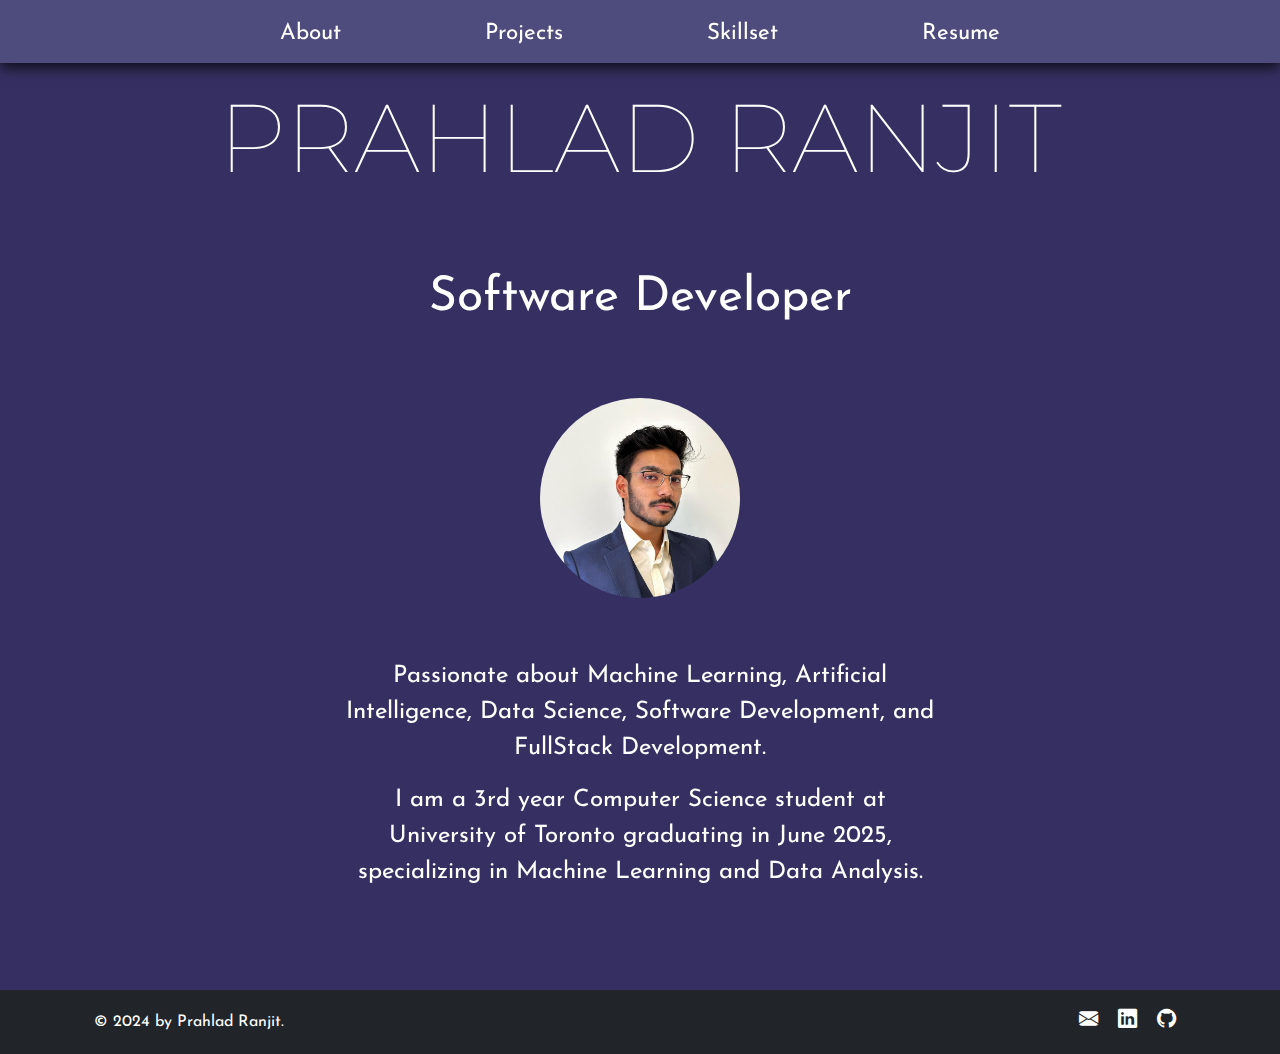
<file: index.html>
<!DOCTYPE html>
<html lang="en">

<head>
  <meta charset="UTF-8">
  <meta http-equiv="X-UA-Compatible" content="IE=edge">
  <meta name="viewport" content="width=device-width, initial-scale=1.0">
  <link rel="preconnect" href="https://fonts.googleapis.com">
  <link rel="preconnect" href="https://fonts.gstatic.com" crossorigin>
  <title>Prahlad Ranjit</title>
  <script src="https://ajax.googleapis.com/ajax/libs/jquery/3.6.0/jquery.min.js"></script>
  <link rel="shortcut icon" href="favicons/snowflake6.ico" type="image/x-icon">
  <link href="https://cdn.jsdelivr.net/npm/bootstrap@5.2.0-beta1/dist/css/bootstrap.min.css" rel="stylesheet"
    integrity="sha384-0evHe/X+R7YkIZDRvuzKMRqM+OrBnVFBL6DOitfPri4tjfHxaWutUpFmBp4vmVor" crossorigin="anonymous">
  <link href="https://cdn.jsdelivr.net/npm/bootstrap@5.3.0-alpha1/dist/css/bootstrap.min.css" rel="stylesheet">
  <link href="https://cdn.jsdelivr.net/npm/bootstrap-icons/font/bootstrap-icons.css" rel="stylesheet">
  <link rel="stylesheet" href="styles.css">
  <link rel="preconnect" href="https://fonts.googleapis.com">
  <link rel="preconnect" href="https://fonts.gstatic.com" crossorigin>
  <link rel="preconnect" href="https://fonts.googleapis.com">
  <link rel="preconnect" href="https://fonts.gstatic.com" crossorigin>
  <link
    href="https://fonts.googleapis.com/css2?family=Finlandica&family=Josefin+Sans&family=Montserrat&family=Open+Sans:wght@300&display=swap"
    rel="stylesheet">
</head>

<body>

  <header>
    <nav id="navbar" class="navbar fixed-top navbar-custom navbar-expand-sm">
      <div class="container-fluid">
        <button class="navbar-toggler" type="button" data-bs-toggle="collapse" data-bs-offset="50"
          data-bs-target="#navbarNav" aria-controls="navbarNav" aria-expanded="false" aria-label="Toggle navigation">
          <span class="navbar-toggler-icon"></span>
        </button>
        <div class="collapse navbar-collapse" id="navbarNav">
          <ul class="navbar-nav mx-auto mr-auto">
            <li class="nav-item">
              <a class="nav-link py-1 d-md-inline-block active" href="index.html">About</a>
            </li>
            <li class="nav-item">
              <a class="nav-link py-1 d-md-inline-block" href="projects.html">Projects</a>
            </li>
            <li class="nav-item">
              <a class="nav-link py-1 d-md-inline-block" href="skills.html">Skillset</a>
            </li>
            <li class="nav-item">
              <a class="nav-link py-1 d-md-inline-block" href="resume.html">Resume</a>
            </li>

          </ul>
        </div>
      </div>
    </nav>
  </header>



  <div class="wrapper">
    <div class="row">
      <div class="col-12">

        <div id="home" class="row home justify-content-center">

          <div class="home-title justify-content-center">
            <h1 class="name">PRAHLAD RANJIT</h1>
            <h2 class="tagline">Software Developer</h2>
            <!-- <p class="location">City, State (optional)</p>  -->
          </div>
  
          <div class="row justify-content-center">
            <div id="main-photo">
              <img src="./assets/images/photo.jpg" alt="Prahlad Ranjit">
            </div>
          </div>
  
          <div class="row justify-content-center">
            <div class="col-12">
              <div class="description">
                <p>Passionate about Machine Learning, Artificial Intelligence, Data Science, Software Development, and FullStack Development.</p>
                <p>I am a 3rd year Computer Science student at University of Toronto graduating in June 2025, specializing in Machine Learning and Data Analysis.</p>
                <!-- <p>**Highlight your achievements:** (e.g., "Won 1st place in a hackathon", "Developed a web app with 10k users", "Published research paper on...")</p>
                <p>**Quantify your skills:** (e.g., "Proficient in Python, Java, and JavaScript", "Experienced with 5 machine learning frameworks", "Built 10+ personal projects")</p> -->
              </div>
            </div>
          </div>
  
          <!-- <div class="row justify-content-center">
            <div class="col-12">
              <a href="your-portfolio.html" class="call-to-action">Explore My Portfolio</a> </div>
          </div> -->
  
        </div>



        <div class="row">
          <div class="background">
            <div class="sky">
              <div class="star"></div>
              <div class="star"></div>
              <div class="star"></div>
              <div class="star"></div>
              <div class="star"></div>
              <div class="star"></div>
            </div>
            <div class="sky">
              <div class="star1"></div>
              <div class="star1"></div>
              <div class="star1"></div>
              <div class="star1"></div>
              <div class="star1"></div>
              <div class="star1"></div>
              <div class="star1"></div>
              <div class="star1"></div>
              <div class="star1"></div>
            </div>
          </div>
        </div>
      </div>
    </div>
  </div>


  <footer class="bg-dark text-white">
    <div class="container">
      <div class="row align-items-center">
        <div class="col-md-6 footer-box">
          <p class="footer-text">&copy; 2024 by Prahlad Ranjit.</p>
        </div>
        <div class="col-md-6 d-flex justify-content-md-end justify-content-end footer-icons">
          <!-- <a href="tel:+1234567890" class="text-white"><i class="bi bi-telephone-fill"></i></a> -->
          <a href="mailto:prahlad.ranjit@mail.utoronto.ca" class="text-white ml-3"><i
              class="bi bi-envelope-fill"></i></a>
          <a href="https://www.linkedin.com/in/prahlad-ranjit/" target="_blank" class="text-white ml-3"><i
              class="bi bi-linkedin"></i></a>
          <a href="https://github.com/absolute-xero7" target="_blank" class="text-white ml-3"><i
              class="bi bi-github"></i></a>
        </div>
      </div>
    </div>
  </footer>

</body>

</html>
</file>
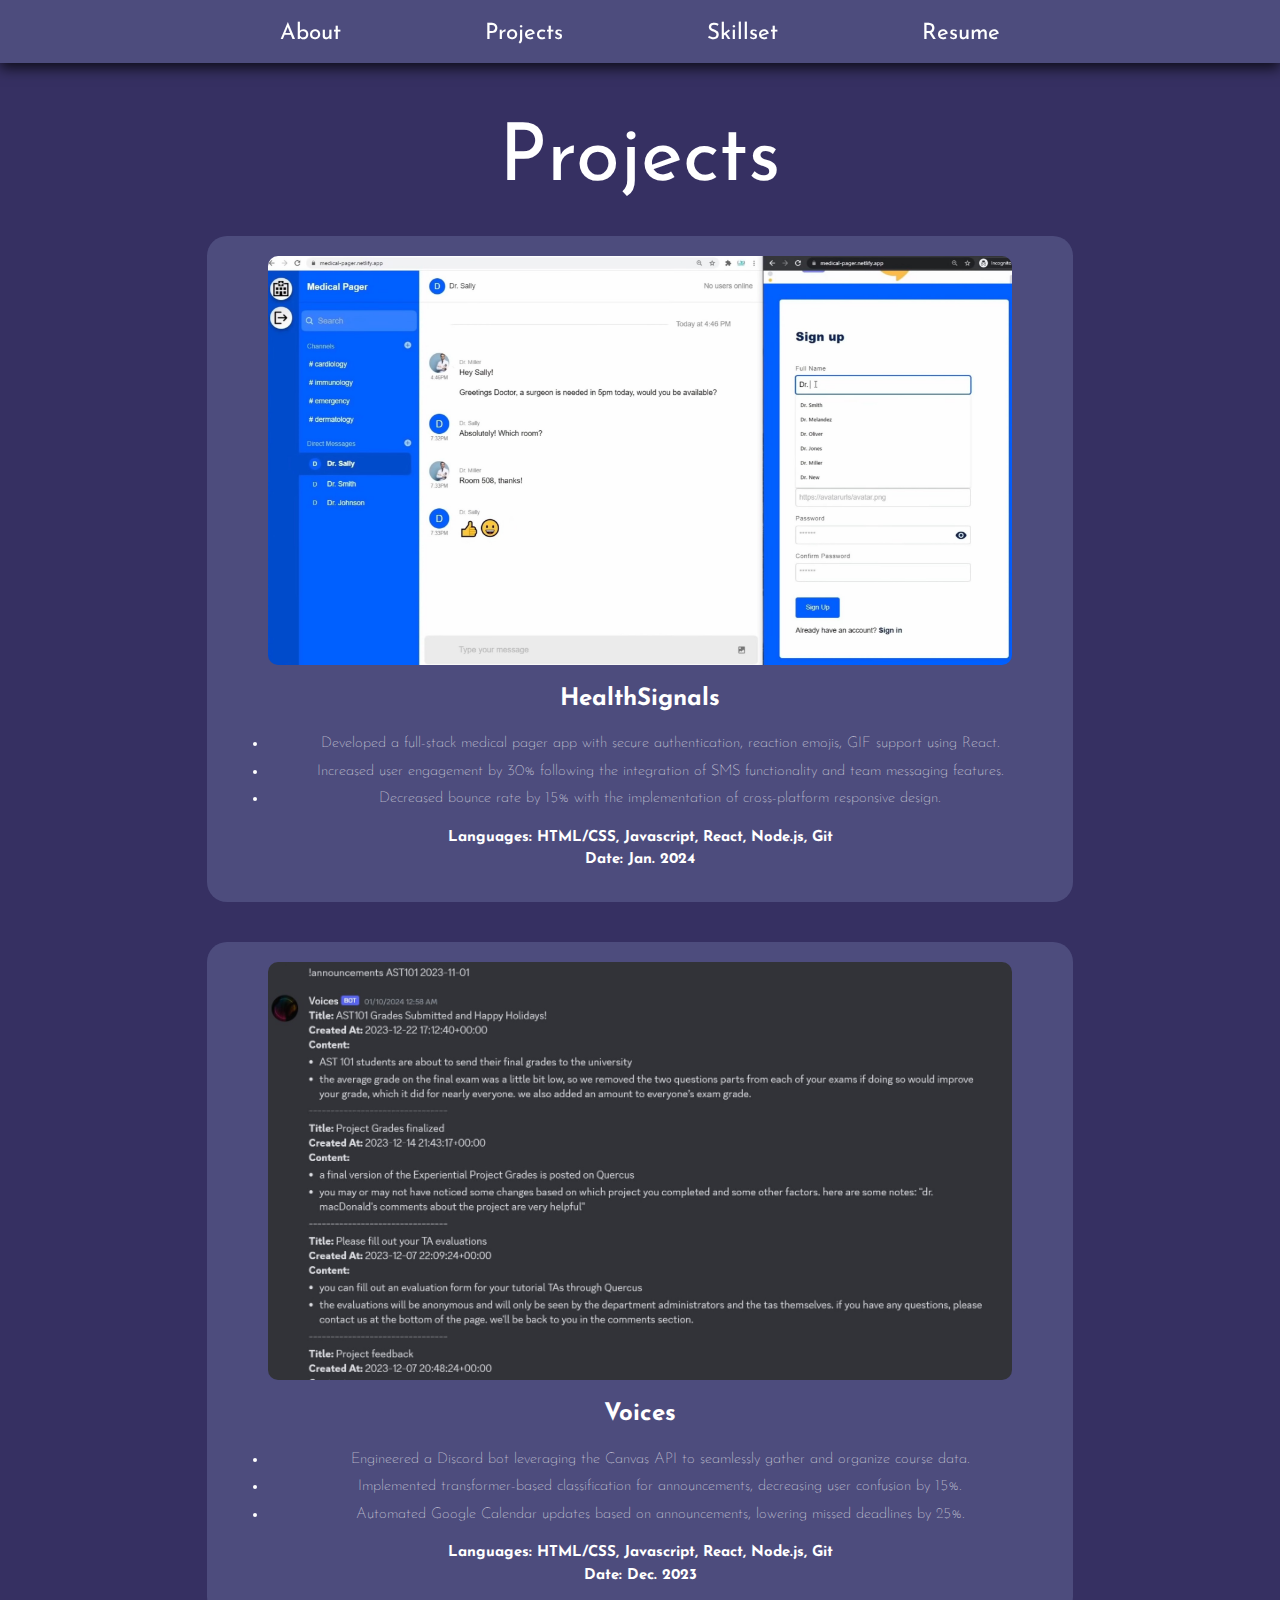
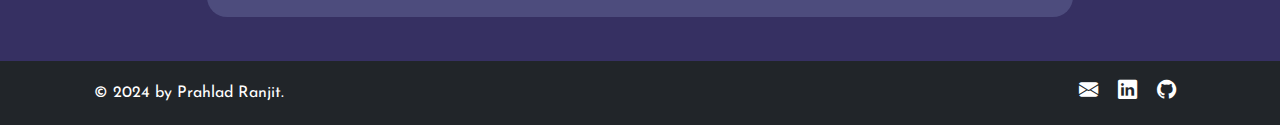
<file: projects.html>
<!DOCTYPE html>
<html lang="en">

<head>
    <meta charset="UTF-8">
    <meta http-equiv="X-UA-Compatible" content="IE=edge">
    <meta name="viewport" content="width=device-width, initial-scale=1.0">
    <link rel="preconnect" href="https://fonts.googleapis.com">
    <link rel="preconnect" href="https://fonts.gstatic.com" crossorigin>
    <title>Prahlad Ranjit</title>
    <script src="https://ajax.googleapis.com/ajax/libs/jquery/3.6.0/jquery.min.js"></script>
    <link rel="shortcut icon" href="favicons/snowflake6.ico" type="image/x-icon">
    <link href="https://cdn.jsdelivr.net/npm/bootstrap@5.2.0-beta1/dist/css/bootstrap.min.css" rel="stylesheet"
        integrity="sha384-0evHe/X+R7YkIZDRvuzKMRqM+OrBnVFBL6DOitfPri4tjfHxaWutUpFmBp4vmVor" crossorigin="anonymous">
    <link href="https://cdn.jsdelivr.net/npm/bootstrap@5.3.0-alpha1/dist/css/bootstrap.min.css" rel="stylesheet">
    <link href="https://cdn.jsdelivr.net/npm/bootstrap-icons/font/bootstrap-icons.css" rel="stylesheet">
    <link rel="stylesheet" href="styles.css">
    <link rel="preconnect" href="https://fonts.googleapis.com">
    <link rel="preconnect" href="https://fonts.gstatic.com" crossorigin>
    <link rel="preconnect" href="https://fonts.googleapis.com">
    <link rel="preconnect" href="https://fonts.gstatic.com" crossorigin>
    <link
        href="https://fonts.googleapis.com/css2?family=Finlandica&family=Josefin+Sans&family=Montserrat&family=Open+Sans:wght@300&display=swap"
        rel="stylesheet">
</head>

<body>
    <header>
        <nav id="navbar" class="navbar fixed-top navbar-custom navbar-expand-sm">
            <div class="container-fluid">
                <button class="navbar-toggler" type="button" data-bs-toggle="collapse" data-bs-offset="50"
                    data-bs-target="#navbarNav" aria-controls="navbarNav" aria-expanded="false"
                    aria-label="Toggle navigation">
                    <span class="navbar-toggler-icon"></span>
                </button>
                <div class="collapse navbar-collapse" id="navbarNav">
                    <ul class="navbar-nav mx-auto mr-auto">
                        <li class="nav-item">
                            <a class="nav-link py-1 d-md-inline-block" href="index.html">About</a>
                        </li>
                        <li class="nav-item">
                            <a class="nav-link py-1 d-md-inline-block active" href="projects.html">Projects</a>
                        </li>
                        <li class="nav-item">
                            <a class="nav-link py-1 d-md-inline-block" href="skills.html">Skillset</a>
                        </li>
                        <li class="nav-item">
                            <a class="nav-link py-1 d-md-inline-block" href="resume.html">Resume</a>
                        </li>

                    </ul>
                </div>
            </div>
        </nav>
    </header>

    <section class="category-section">
        <header class="category-header">
            <h1 class="category-title">Projects</h1>
        </header>

        <div class="container">
            <div class="row  justify-content-center text-center project-grid">
                <div class="col-md-10">
                    <div class="project-card">
                        <img src="./assets/images/health_signals.jpg" alt="" class="project-image">
                        <h2 class="project-title">HealthSignals</h2>
                        <ul class="project-points">
                            <li>Developed a full-stack medical pager app with secure authentication, reaction emojis,
                                GIF support using React.</li>
                            <li>Increased user engagement by 30% following the integration of SMS functionality and team
                                messaging features.</li>
                            <li>Decreased bounce rate by 15% with the implementation of cross-platform responsive
                                design.</li>
                        </ul>
                        <p class="project-details">
                            Languages: HTML/CSS, Javascript, React, Node.js, Git<br>
                            Date: Jan. 2024
                        </p>
                    </div>
                </div>

                <div class="col-md-10">
                    <div class="project-card">
                        <img src="./assets/images/voices.jpg" alt="" class="project-image">
                        <h2 class="project-title">Voices</h2>
                        <ul class="project-points">
                            <li>Engineered a Discord bot leveraging the Canvas API to seamlessly gather and organize
                                course data.</li>
                            <li>Implemented transformer-based classification for announcements, decreasing user
                                confusion by 15%.</li>
                            <li>Automated Google Calendar updates based on announcements, lowering missed deadlines by
                                25%.</li>
                        </ul>
                        <p class="project-details">
                            Languages: HTML/CSS, Javascript, React, Node.js, Git<br>
                            Date: Dec. 2023
                        </p>
                    </div>
                </div>
                <!-- Add more project cards here -->
            </div>
        </div>
    </section>
    <br>


    <footer class="bg-dark text-white">
        <div class="container">
            <div class="row align-items-center">
                <div class="col-md-6 footer-box">
                    <p class="footer-text">&copy; 2024 by Prahlad Ranjit.</p>
                </div>
                <div class="col-md-6 d-flex justify-content-md-end justify-content-end footer-icons">
                    <!-- <a href="tel:+1234567890" class="text-white"><i class="bi bi-telephone-fill"></i></a> -->
                    <a href="mailto:prahlad.ranjit@mail.utoronto.ca" class="text-white ml-3"><i
                            class="bi bi-envelope-fill"></i></a>
                    <a href="https://www.linkedin.com/in/prahlad-ranjit/" target="_blank" class="text-white ml-3"><i
                            class="bi bi-linkedin"></i></a>
                    <a href="https://github.com/absolute-xero7" target="_blank" class="text-white ml-3"><i
                            class="bi bi-github"></i></a>
                </div>
            </div>
        </div>
    </footer>
</body>

</html>
</file>
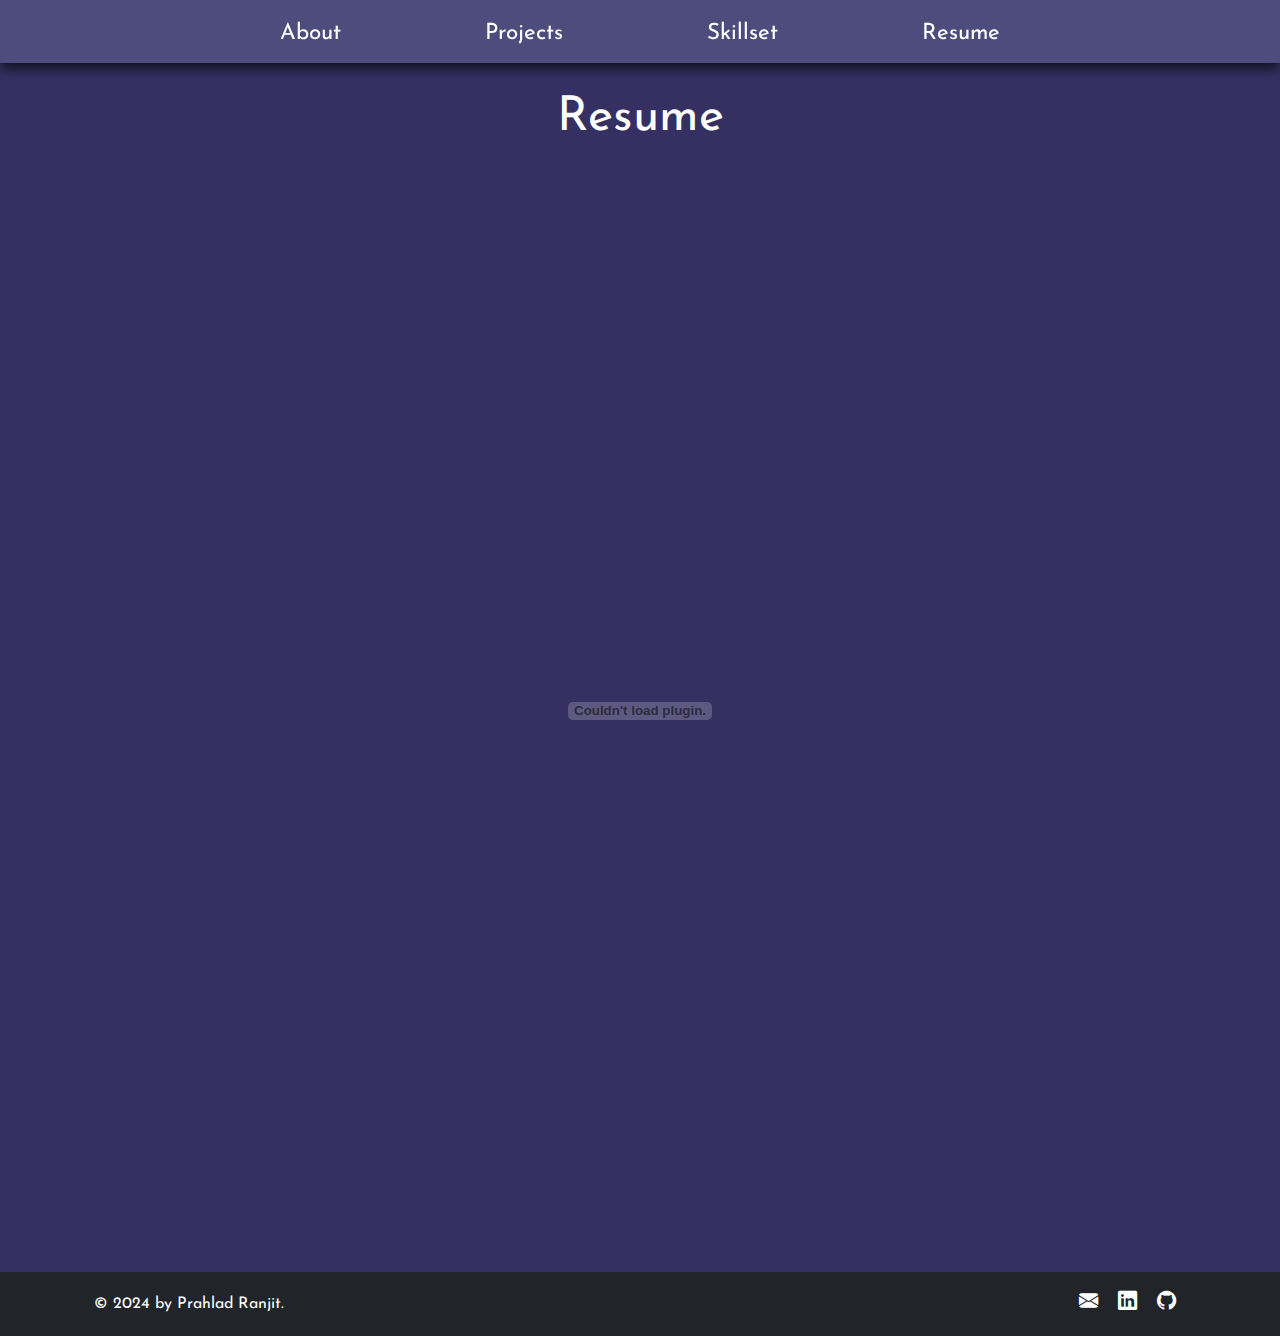
<file: resume.html>
<!DOCTYPE html>
<html lang="en">

<head>
    <meta charset="UTF-8">
    <meta http-equiv="X-UA-Compatible" content="IE=edge">
    <meta name="viewport" content="width=device-width, initial-scale=1.0">
    <link rel="preconnect" href="https://fonts.googleapis.com">
    <link rel="preconnect" href="https://fonts.gstatic.com" crossorigin>
    <title>Prahlad Ranjit</title>
    <script src="https://ajax.googleapis.com/ajax/libs/jquery/3.6.0/jquery.min.js"></script>
    <link rel="shortcut icon" href="favicons/snowflake6.ico" type="image/x-icon">
    <link href="https://cdn.jsdelivr.net/npm/bootstrap@5.2.0-beta1/dist/css/bootstrap.min.css" rel="stylesheet"
        integrity="sha384-0evHe/X+R7YkIZDRvuzKMRqM+OrBnVFBL6DOitfPri4tjfHxaWutUpFmBp4vmVor" crossorigin="anonymous">
    <link href="https://cdn.jsdelivr.net/npm/bootstrap@5.3.0-alpha1/dist/css/bootstrap.min.css" rel="stylesheet">
    <link href="https://cdn.jsdelivr.net/npm/bootstrap-icons/font/bootstrap-icons.css" rel="stylesheet">
    <link rel="stylesheet" href="styles.css">
    <link rel="preconnect" href="https://fonts.googleapis.com">
    <link rel="preconnect" href="https://fonts.gstatic.com" crossorigin>
    <link rel="preconnect" href="https://fonts.googleapis.com">
    <link rel="preconnect" href="https://fonts.gstatic.com" crossorigin>
    <link
        href="https://fonts.googleapis.com/css2?family=Finlandica&family=Josefin+Sans&family=Montserrat&family=Open+Sans:wght@300&display=swap"
        rel="stylesheet">
</head>

<body data-bs-spy="scroll" data-bs-target="#navbar" data-bs-offset="50">

    <header>
        <nav id="navbar" class="navbar fixed-top navbar-custom navbar-expand-sm">
            <div class="container-fluid">
                <button class="navbar-toggler" type="button" data-bs-toggle="collapse" data-bs-offset="50"
                    data-bs-target="#navbarNav" aria-controls="navbarNav" aria-expanded="false"
                    aria-label="Toggle navigation">
                    <span class="navbar-toggler-icon"></span>
                </button>
                <div class="collapse navbar-collapse" id="navbarNav">
                    <ul class="navbar-nav mx-auto mr-auto">
                        <li class="nav-item">
                            <a class="nav-link py-1 d-md-inline-block" href="index.html">About</a>
                        </li>
                        <li class="nav-item">
                            <a class="nav-link py-1 d-md-inline-block" href="projects.html">Projects</a>
                        </li>
                        <li class="nav-item">
                            <a class="nav-link py-1 d-md-inline-block" href="skills.html">Skillset</a>
                        </li>
                        <li class="nav-item">
                            <a class="nav-link py-1 d-md-inline-block active" href="resume.html">Resume</a>
                        </li>

                    </ul>
                </div>
            </div>
        </nav>
    </header>

    <h1 class="resume-title">Resume</h1>

    <div class="container">
        <!-- Embed PDF -->
        <embed src="assets/resume.pdf" type="application/pdf" width="826px" height="1106px" />
        <!-- <iframe src="assets/resume.pdf" frameborder="0" width="100%" height="1000"></iframe> -->
    </div>

    <footer class="bg-dark text-white">
        <div class="container">
            <div class="row align-items-center">
                <div class="col-md-6 footer-box">
                    <p class="footer-text">&copy; 2024 by Prahlad Ranjit.</p>
                </div>
                <div class="col-md-6 d-flex justify-content-md-end justify-content-end footer-icons">
                    <!-- <a href="tel:+1234567890" class="text-white"><i class="bi bi-telephone-fill"></i></a> -->
                    <a href="mailto:prahlad.ranjit@mail.utoronto.ca" class="text-white ml-3"><i
                            class="bi bi-envelope-fill"></i></a>
                    <a href="https://www.linkedin.com/in/prahlad-ranjit/" target="_blank" class="text-white ml-3"><i
                            class="bi bi-linkedin"></i></a>
                    <a href="https://github.com/absolute-xero7" target="_blank" class="text-white ml-3"><i
                            class="bi bi-github"></i></a>
                </div>
            </div>
        </div>
    </footer>
</body>

</html>
</file>
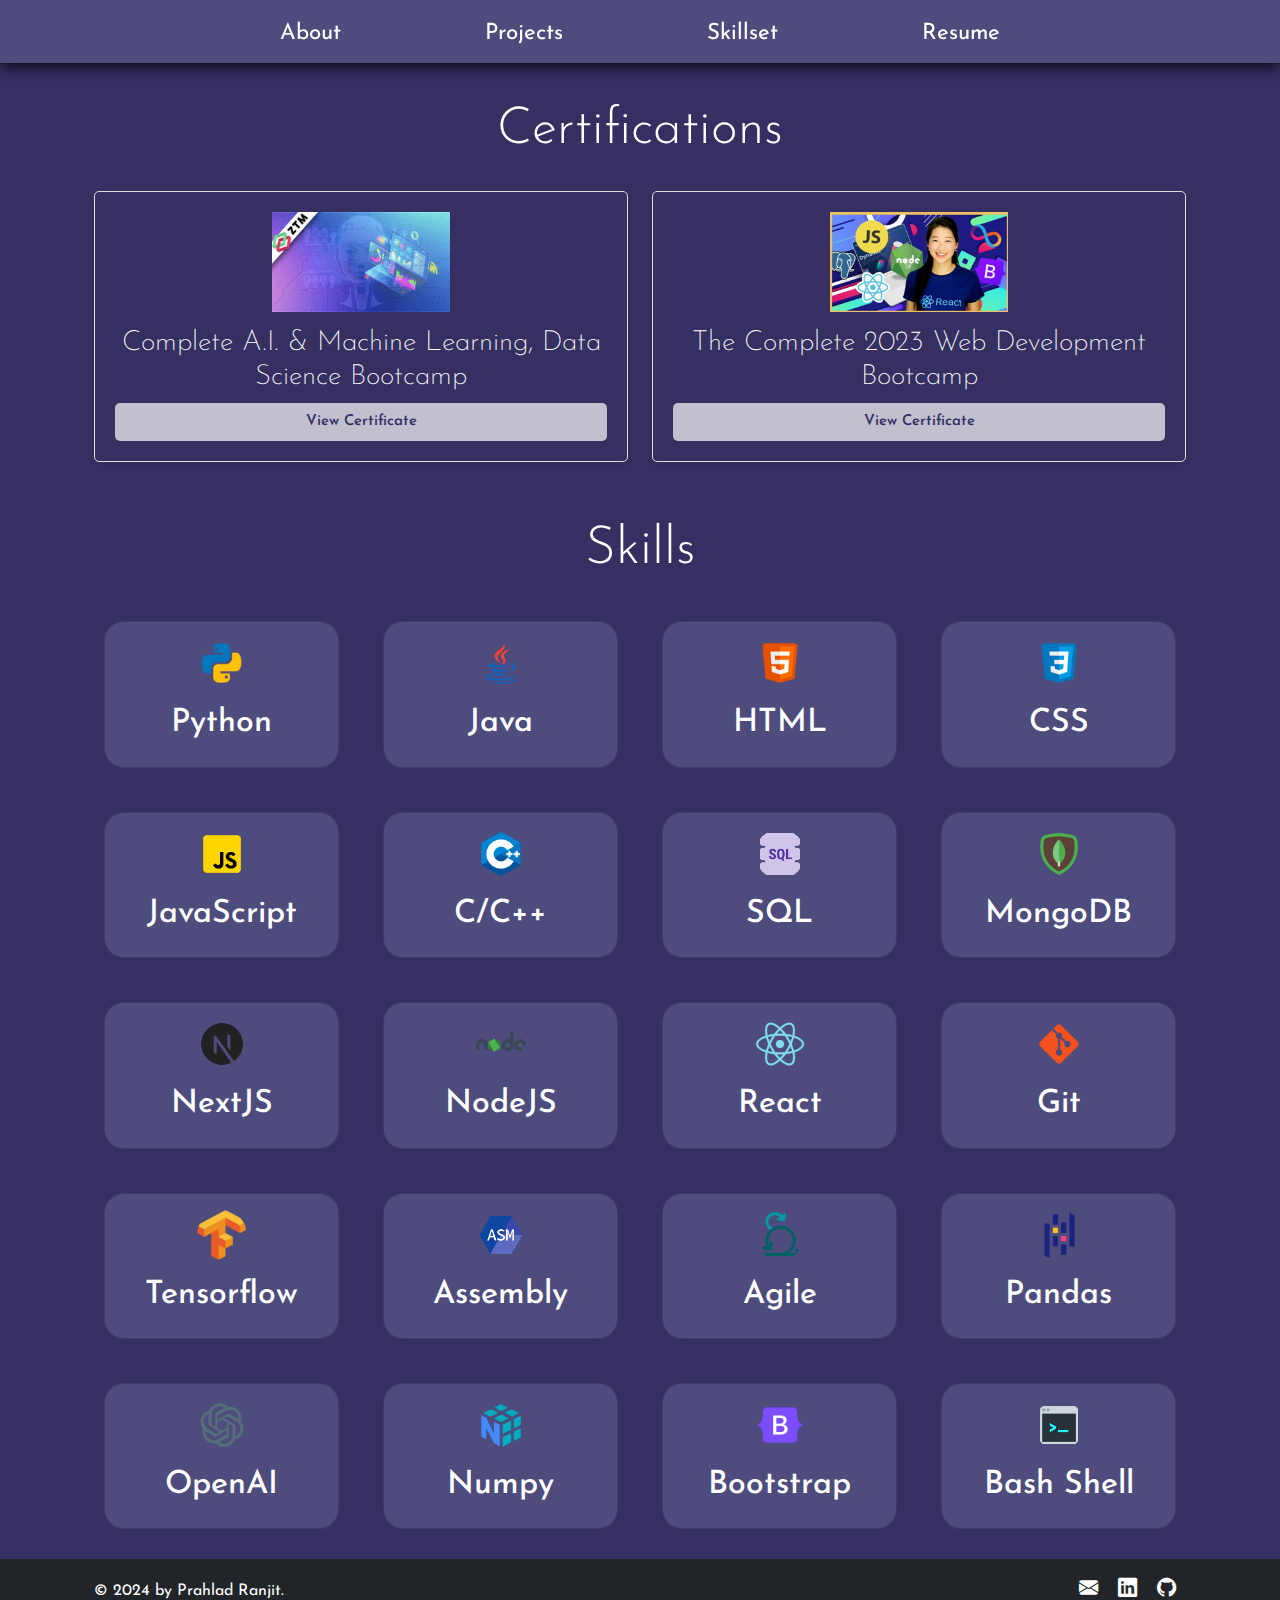
<file: skills.html>
<!DOCTYPE html>
<html lang="en">

<head>
    <meta charset="UTF-8">
    <meta http-equiv="X-UA-Compatible" content="IE=edge">
    <meta name="viewport" content="width=device-width, initial-scale=1.0">
    <link rel="preconnect" href="https://fonts.googleapis.com">
    <link rel="preconnect" href="https://fonts.gstatic.com" crossorigin>
    <title>Prahlad Ranjit</title>
    <script src="https://ajax.googleapis.com/ajax/libs/jquery/3.6.0/jquery.min.js"></script>
    <link rel="shortcut icon" href="favicons/snowflake6.ico" type="image/x-icon">
    <link href="https://cdn.jsdelivr.net/npm/bootstrap@5.2.0-beta1/dist/css/bootstrap.min.css" rel="stylesheet"
        integrity="sha384-0evHe/X+R7YkIZDRvuzKMRqM+OrBnVFBL6DOitfPri4tjfHxaWutUpFmBp4vmVor" crossorigin="anonymous">
    <link href="https://cdn.jsdelivr.net/npm/bootstrap@5.3.0-alpha1/dist/css/bootstrap.min.css" rel="stylesheet">
    <link href="https://cdn.jsdelivr.net/npm/bootstrap-icons/font/bootstrap-icons.css" rel="stylesheet">
    <link rel="stylesheet" href="styles.css">
    <link rel="preconnect" href="https://fonts.googleapis.com">
    <link rel="preconnect" href="https://fonts.gstatic.com" crossorigin>
    <link rel="preconnect" href="https://fonts.googleapis.com">
    <link rel="preconnect" href="https://fonts.gstatic.com" crossorigin>
    <link
        href="https://fonts.googleapis.com/css2?family=Finlandica&family=Josefin+Sans&family=Montserrat&family=Open+Sans:wght@300&display=swap"
        rel="stylesheet">
</head>

<body>
    <header>
        <nav id="navbar" class="navbar fixed-top navbar-custom navbar-expand-sm">
            <div class="container-fluid">
                <button class="navbar-toggler" type="button" data-bs-toggle="collapse" data-bs-offset="50"
                    data-bs-target="#navbarNav" aria-controls="navbarNav" aria-expanded="false"
                    aria-label="Toggle navigation">
                    <span class="navbar-toggler-icon"></span>
                </button>
                <div class="collapse navbar-collapse" id="navbarNav">
                    <ul class="navbar-nav mx-auto mr-auto">
                        <li class="nav-item">
                            <a class="nav-link py-1 d-md-inline-block" href="index.html">About</a>
                        </li>
                        <li class="nav-item">
                            <a class="nav-link py-1 d-md-inline-block" href="projects.html">Projects</a>
                        </li>
                        <li class="nav-item">
                            <a class="nav-link py-1 d-md-inline-block active" href="skills.html">Skillset</a>
                        </li>
                        <li class="nav-item">
                            <a class="nav-link py-1 d-md-inline-block" href="resume.html">Resume</a>
                        </li>

                    </ul>
                </div>
            </div>
        </nav>
    </header>

    <section id="certifications-section" class="container cert-top">
        <h2 class="section-title">Certifications</h2>
        <div class="row mb-3">
            <div class="col-md-6">
                <div class="certification-card">
                    <img src="./assets/images/ml.png" alt="ML Course Logo" class="cert-image">
                    <h3 class="cert-title">Complete A.I. & Machine Learning, Data Science Bootcamp</h3>
                    <!-- <p class="cert-description">Brief description of the certification.</p> -->
                    <a href="./assets/ml.pdf" target="_blank" class="cert-link">View Certificate</a>
                </div>
            </div>
            <div class="col-md-6">
                <div class="certification-card">
                    <img src="./assets/images/webdev.png" alt="Webdev Course Logo" class="cert-image">
                    <h3 class="cert-title">The Complete 2023 Web Development Bootcamp</h3>
                    <!-- <p class="cert-description">Brief description of the certification.</p> -->
                    <a href="./assets/webdev.pdf" target="_blank" class="cert-link">View Certificate</a>
                </div>
            </div>
        </div>
    </section>


    <section id="skills-page" class="container">
        <h1 class="skill-top">Skills</h1>
        <div class="row row-cols-1 row-cols-md-4 g-4 skills-list">
            <div class="col">
                <div class="card skill-card">
                    <div class="card-body">
                        <img src="./assets/icons/python.png" alt="Python Icon" class="skill-icon mb-3">
                        <h2 class="card-title">Python</h2>
                        <!-- <p class="card-text">Lorem ipsum dolor sit amet, consectetur adipiscing elit. Donec euismod est
                            eu sapien tincidunt, vel pretium tellus pretium.</p> -->
                    </div>
                </div>
            </div>
            <div class="col">
                <div class="card skill-card">
                    <div class="card-body">
                        <img src="./assets/icons/java.png" alt="Java Icon" class="skill-icon mb-3">
                        <h2 class="card-title">Java</h2>
                        <!-- <p class="card-text">Lorem ipsum dolor sit amet, consectetur adipiscing elit. Donec euismod est
                            eu sapien tincidunt, vel pretium tellus pretium.</p> -->
                    </div>
                </div>
            </div>
            <div class="col">
                <div class="card skill-card">
                    <div class="card-body">
                        <img src="./assets/icons/html.png" alt="HTML Icon" class="skill-icon mb-3">
                        <h2 class="card-title">HTML</h2>
                        <!-- <p class="card-text">Lorem ipsum dolor sit amet, consectetur adipiscing elit. Donec euismod est
                            eu sapien tincidunt, vel pretium tellus pretium.</p> -->
                    </div>
                </div>
            </div>
            <div class="col">
                <div class="card skill-card">
                    <div class="card-body">
                        <img src="./assets/icons/css.png" alt="CSS Icon" class="skill-icon mb-3">
                        <h2 class="card-title">CSS</h2>
                        <!-- <p class="card-text">Lorem ipsum dolor sit amet, consectetur adipiscing elit. Donec euismod est
                            eu sapien tincidunt, vel pretium tellus pretium.</p> -->
                    </div>
                </div>
            </div>
            <div class="col">
                <div class="card skill-card">
                    <div class="card-body">
                        <img src="assets/icons/javascript.png" alt="JavaScript Icon" class="skill-icon mb-3">
                        <h2 class="card-title">JavaScript</h2>
                        <!-- <p class="card-text">Lorem ipsum dolor sit amet, consectetur adipiscing elit. Donec euismod est
                            eu sapien tincidunt, vel pretium tellus pretium.</p> -->
                    </div>
                </div>
            </div>
            <div class="col">
                <div class="card skill-card">
                    <div class="card-body">
                        <img src="assets/icons/cc.png" alt="C++ Icon" class="skill-icon mb-3">
                        <h2 class="card-title">C/C++</h2>
                        <!-- <p class="card-text">Lorem ipsum dolor sit amet, consectetur adipiscing elit. Donec euismod est
                            eu sapien tincidunt, vel pretium tellus pretium.</p> -->
                    </div>
                </div>
            </div>
            <div class="col">
                <div class="card skill-card">
                    <div class="card-body">
                        <img src="assets/icons/sql.png" alt="SQL Icon" class="skill-icon mb-3">
                        <h2 class="card-title">SQL</h2>
                        <!-- <p class="card-text">Lorem ipsum dolor sit amet, consectetur adipiscing elit. Donec euismod est
                            eu sapien tincidunt, vel pretium tellus pretium.</p> -->
                    </div>
                </div>
            </div>
            <div class="col">
                <div class="card skill-card">
                    <div class="card-body">
                        <img src="assets/icons/mongodb.png" alt="MongoDB Icon" class="skill-icon mb-3">
                        <h2 class="card-title">MongoDB</h2>
                        <!-- <p class="card-text">Lorem ipsum dolor sit amet, consectetur adipiscing elit. Donec euismod est
                            eu sapien tincidunt, vel pretium tellus pretium.</p> -->
                    </div>
                </div>
            </div>
            <div class="col">
                <div class="card skill-card">
                    <div class="card-body">
                        <img src="assets/icons/nextjs.png" alt="NextJS Icon" class="skill-icon mb-3">
                        <h2 class="card-title">NextJS</h2>
                        <!-- <p class="card-text">Lorem ipsum dolor sit amet, consectetur adipiscing elit. Donec euismod est
                            eu sapien tincidunt, vel pretium tellus pretium.</p> -->
                    </div>
                </div>
            </div>
            <div class="col">
                <div class="card skill-card">
                    <div class="card-body">
                        <img src="assets/icons/nodejs.png" alt="NodeJS Icon" class="skill-icon mb-3">
                        <h2 class="card-title">NodeJS</h2>
                        <!-- <p class="card-text">Lorem ipsum dolor sit amet, consectetur adipiscing elit. Donec euismod est
                            eu sapien tincidunt, vel pretium tellus pretium.</p> -->
                    </div>
                </div>
            </div>
            <div class="col">
                <div class="card skill-card">
                    <div class="card-body">
                        <img src="assets/icons/react.png" alt="React Icon" class="skill-icon mb-3">
                        <h2 class="card-title">React</h2>
                        <!-- <p class="card-text">Lorem ipsum dolor sit amet, consectetur adipiscing elit. Donec euismod est
                            eu sapien tincidunt, vel pretium tellus pretium.</p> -->
                    </div>
                </div>
            </div>
            <div class="col">
                <div class="card skill-card">
                    <div class="card-body">
                        <img src="assets/icons/git.png" alt="Git Icon" class="skill-icon mb-3">
                        <h2 class="card-title">Git</h2>
                        <!-- <p class="card-text">Lorem ipsum dolor sit amet, consectetur adipiscing elit. Donec euismod est
                            eu sapien tincidunt, vel pretium tellus pretium.</p> -->
                    </div>
                </div>
            </div>
            <div class="col">
                <div class="card skill-card">
                    <div class="card-body">
                        <img src="assets/icons/tensorflow.png" alt="Tensorflow Icon" class="skill-icon mb-3">
                        <h2 class="card-title">Tensorflow</h2>
                        <!-- <p class="card-text">Lorem ipsum dolor sit amet, consectetur adipiscing elit. Donec euismod est
                            eu sapien tincidunt, vel pretium tellus pretium.</p> -->
                    </div>
                </div>
            </div>
            <div class="col">
                <div class="card skill-card">
                    <div class="card-body">
                        <img src="assets/icons/assembly.png" alt="Assembly Icon" class="skill-icon mb-3">
                        <h2 class="card-title">Assembly</h2>
                        <!-- <p class="card-text">Lorem ipsum dolor sit amet, consectetur adipiscing elit. Donec euismod est
                            eu sapien tincidunt, vel pretium tellus pretium.</p> -->
                    </div>
                </div>
            </div>
            <div class="col">
                <div class="card skill-card">
                    <div class="card-body">
                        <img src="assets/icons/agile.png" alt="Agile Icon" class="skill-icon mb-3">
                        <h2 class="card-title">Agile</h2>
                        <!-- <p class="card-text">Lorem ipsum dolor sit amet, consectetur adipiscing elit. Donec euismod est
                            eu sapien tincidunt, vel pretium tellus pretium.</p> -->
                    </div>
                </div>
            </div>
            <div class="col">
                <div class="card skill-card">
                    <div class="card-body">
                        <img src="assets/icons/pandas.png" alt="Pandas Icon" class="skill-icon mb-3">
                        <h2 class="card-title">Pandas</h2>
                        <!-- <p class="card-text">Lorem ipsum dolor sit amet, consectetur adipiscing elit. Donec euismod est
                            eu sapien tincidunt, vel pretium tellus pretium.</p> -->
                    </div>
                </div>
            </div>
            <div class="col">
                <div class="card skill-card">
                    <div class="card-body">
                        <img src="assets/icons/openai.png" alt="OpenAI Icon" class="skill-icon mb-3">
                        <h2 class="card-title">OpenAI</h2>
                        <!-- <p class="card-text">Lorem ipsum dolor sit amet, consectetur adipiscing elit. Donec euismod est
                            eu sapien tincidunt, vel pretium tellus pretium.</p> -->
                    </div>
                </div>
            </div>
            <div class="col">
                <div class="card skill-card">
                    <div class="card-body">
                        <img src="assets/icons/numpy.png" alt="Numpy Icon" class="skill-icon mb-3">
                        <h2 class="card-title">Numpy</h2>
                        <!-- <p class="card-text">Lorem ipsum dolor sit amet, consectetur adipiscing elit. Donec euismod est
                            eu sapien tincidunt, vel pretium tellus pretium.</p> -->
                    </div>
                </div>
            </div>
            <div class="col">
                <div class="card skill-card">
                    <div class="card-body">
                        <img src="assets/icons/bootstrap.png" alt="Bootstrap Icon" class="skill-icon mb-3">
                        <h2 class="card-title">Bootstrap</h2>
                        <!-- <p class="card-text">Lorem ipsum dolor sit amet, consectetur adipiscing elit. Donec euismod est
                            eu sapien tincidunt, vel pretium tellus pretium.</p> -->
                    </div>
                </div>
            </div>
            <div class="col">
                <div class="card skill-card">
                    <div class="card-body">
                        <img src="assets/icons/bash.png" alt="Bash Shell" class="skill-icon mb-3">
                        <h2 class="card-title">Bash Shell</h2>
                        <!-- <p class="card-text">Lorem ipsum dolor sit amet, consectetur adipiscing elit. Donec euismod est
                            eu sapien tincidunt, vel pretium tellus pretium.</p> -->
                    </div>
                </div>
            </div>
        </div>
    </section>
    <script src="https://cdn.jsdelivr.net/npm/bootstrap@5.2.2/dist/js/bootstrap.bundle.min.js"></script>


    <footer class="bg-dark text-white">
        <div class="container">
            <div class="row align-items-center">
                <div class="col-md-6 footer-box">
                    <p class="footer-text">&copy; 2024 by Prahlad Ranjit.</p>
                </div>
                <div class="col-md-6 d-flex justify-content-md-end justify-content-end footer-icons">
                    <!-- <a href="tel:+1234567890" class="text-white"><i class="bi bi-telephone-fill"></i></a> -->
                    <a href="mailto:prahlad.ranjit@mail.utoronto.ca" class="text-white ml-3"><i
                            class="bi bi-envelope-fill"></i></a>
                    <a href="https://www.linkedin.com/in/prahlad-ranjit/" target="_blank" class="text-white ml-3"><i
                            class="bi bi-linkedin"></i></a>
                    <a href="https://github.com/absolute-xero7" target="_blank" class="text-white ml-3"><i
                            class="bi bi-github"></i></a>
                </div>
            </div>
        </div>
    </footer>

</body>

</html>
</file>
<file: styles.css>
body {
  background-color: #363062;
  display: flex;
  flex-direction: column;
  color: white;
  text-align: center;
  margin-left: 0;
  margin-right: 0;
  font-family: 'Josefin Sans', sans-serif;
  min-height: 100vh;
}

main {
  flex: 1;
}

div.row {
  margin-right: 0;
  margin-left: 0;
}



/*----------------------------------------NAVBAR-----------------------------------------*/


.navbar-custom .navbar-nav .nav-link {
  color: #fff;
}

/* change the background color */
.navbar-custom {
  /* background-color: #685E95; */
  background-color: #4D4C7D;


}

/* change the brand and text color */
.navbar-custom .navbar-brand,
.navbar-custom .navbar-text {
  color: #fff;
  border-radius: 5px;
}

/* change the link color */
.navbar-custom .navbar-nav .nav-link {
  color: #fff;
  border-radius: 5px;
}

/* change the color of active or hovered links */
.navbar-custom .nav-item.active .nav-link,
.navbar-custom .nav-item:focus .nav-link,
.navbar-custom .nav-item:hover .nav-link {
  background-color: #AEDBCE;
  color: #363062;
  border-radius: 5px;
}

.navbar-nav li {
  border-radius: 5px;
}

.navbar-nav li>a:focus {
  background-color: #AEDBCE;
  color: #363062;
  border-radius: 5px;
}

.navbar-nav li.active>a {
  background-color: #000000;
  color: #fff;
  border-radius: 5px;
}

.navbar {
  -webkit-box-shadow: 0px 5px 13px 0px rgba(0, 0, 0, 0.75);
  -moz-box-shadow: 0px 5px 13px 0px rgba(0, 0, 0, 0.75);
  box-shadow: 0px 5px 13px 0px rgba(0, 0, 0, 0.75);
}

.navbar-nav>li {
  padding-left: 5vw;
  padding-right: 5vw;
  border-radius: 5px;
}

.nav-link {
  font-size: 1.4rem; 
  margin-top: 5px; 
  /* margin-bottom: 5px;  */
}

/*---------------------------------------INTRO-SCREEN----------------------------------*/

.intro {
  background: #4D4C7D;
  position: absolute;
  top: 0;
  left: 0;
  width: 100%;
  height: 100%;
  display: flex;
  justify-content: center;
  align-items: center;
  z-index: 4;
  overflow: hidden;
}

h1 .box {
  position: absolute;
  bottom: 0;
  display: inline-block;
  background-color: #827397;
  color: #827397;
  height: 1vw;
  /* z-index: -1; */
  width: 100px;
}

.intro-text {
  color: #AEDBCE;
  font-size: 5em;
  position: absolute;
  z-index: 2;
}


.rule {
  width: 100vw;
  position: relative;
  z-index: 3;
  opacity: 100;
  color: #827397;
  background-color: #827397;
  border: solid 3px;
}



/*-------------------------------------HOME--------------------------------------------*/

.home {
  justify-content: center;

  margin-bottom: 40px;
}

.hide {
  position: relative;
  visibility: hidden;
}

.home-title {
  text-align: center;
  position: relative;
  top: 50px;
  margin-bottom: 100px;
}

/* #main-photo {
    width: 110px;
    height: 110px;
    text-align: center;
    border-radius: 50%;
    margin: 0 auto;
    margin-bottom: 10px;
  } */

#main-photo {
  /* position: relative; */
  width: 200px;
  height: 200px;
  overflow: hidden;
  border-radius: 50%;
  padding-left: 0;
  padding-right: 0;
}

#main-photo img {
  width: 100%;
  height: auto;
}


.name {
  font-size: 8rem;
  font-weight: 90;
  font-family: 'Montserrat', sans-serif;
  margin-bottom: 0px;
  position: relative;
  bottom: 50px;
  margin-top: 50px;
}

.tagline {
  font-size: 2.3vw;
  font-weight: 500;
  margin-top: 0px;
  position: relative;
  top: 20px;
}

.description {
  text-align: center;
  position: relative;
  width: 70%;
  margin: 0 auto;
  font-size: 1.5vw;
  top: 200px;
}


/*++++++++++++++++++++++++++Small Devices++++++++++++++++++++++++++++++*/

@media (min-width: 300px) {
  .name {
    font-size: 4rem;
    font-weight: 100;
    margin-top: 80px;
    margin-bottom: 20px;
  }

  .tagline {
    font-size: 2rem;
    font-weight: 500;
    width: auto;
    margin: 0 auto;
    margin-bottom: 2.5rem;
  }

  .description {
    text-align: center;
    position: relative;
    margin: 60px auto;
    width: 50%;
    font-size: 1rem;
    top: 0px;
  }

}

/*++++++++++++++++++++++++++Large Devices++++++++++++++++++++++++++++++*/

@media (min-width: 992px) {
  .name {
    font-size: 6rem;
    font-weight: 100;
    font-family: 'Montserrat', sans-serif;
    margin-top: 80px;
    margin-bottom: 5px;
  }

  .tagline {
    font-size: 3rem;
    font-weight: 400;
    margin-top: 0px;
    position: relative;
    top: 20px;
  }

  .description {
    text-align: center;
    position: relative;
    margin: 60px auto;
    width: 50%;
    font-size: 1.5rem;
    top: 0px;
  }
}

/*-----------------------------------PROJECTS-------------------------------------------*/

/* Project Cards */
.project-card {
  background-color: #4D4C7D;
  color: white;
  padding: 20px;
  border-radius: 20px;
  margin: 20px;
}

.project-card img {
  border-radius: 10px;
  width: 90%;

}

.project-title {
  font-size: 1.5rem;
  font-weight: bold;
  margin: 20px;
}

.project-points {
  list-style: disc;
  padding-left: 40px;
  font-size: 15px;
  font-weight: lighter;
}

.project-details {
  font-size: 15px;
  margin-bottom: 10px;
  font-weight: 800;
}

.project-languages {
  font-style: italic;
  margin-bottom: 10px;
}

.project-image {
  width: 100%;
  height: auto;
  border-radius: 10px;
  /* Adjust border radius as needed */
}



.project-points li {
  font-size: 1em;
  /* Adjust the font size as needed */
  font-weight: lighter;
  /* color: #888; */
  margin-bottom: 5px;
  /* Adjust the margin bottom as needed */
}



.category {
  margin-top: -35vh;
  text-align: center;
  overflow: hidden;
}

.category-item {
  margin-bottom: 2rem;
  font-size: 3.5rem;
}

.category-title {
  /* font-family: 'Josefin Sans', sans-serif; */
  font-size: 5vw;
  font-weight: 400;
  margin-top: 7rem;
}

.category-description {
  font-size: 1.6vw;
  font-weight: 100;
  font-family: 'Montserrat', sans-serif;
}

ul.category-preview {
  list-style-image: url("/images/gear.png");
  text-align: center;
  list-style-position: inside;
}


.logos {
  text-align: center;
  margin-bottom: 1rem;
}

.skills-align {
  visibility: hidden;
}

.projects-align {
  visibility: hidden;
}

.about-align {
  visibility: hidden;
}

.separator {
  margin: 0 auto;
  width: 20%;
  border: 3px solid #E9D5DA;
  border-bottom: 0;
}

.category-points {
  font-weight: 100;
  list-style: none;
  line-height: 5rem;
}

img.web-logo {
  width: 70px;
  height: 70px;
  margin-right: 10px;
}

/*++++++++++++++++++++++++++Small Devices++++++++++++++++++++++++++++++*/

@media (min-width: 300px) {
  .category {
    margin-top: -36rem;
  }

  .category-title {

    font-size: 4rem;
    font-weight: 400;
    margin-top: 7rem;
  }

  .category-description {
    font-size: 1rem;
    font-weight: lighter;
    width: 50%;
    margin: 30px auto;
  }

  .category-item {
    font-size: 3rem;
  }

  .category-points {
    font-size: 1rem;
    font-weight: 20;
    line-height: 3rem;
    margin-top: 40px;
    margin-right: 25px;
  }

}

/*++++++++++++++++++++++++++Large Devices++++++++++++++++++++++++++++++*/

@media (min-width: 992px) {
  .category {
    margin-top: -35rem;
  }

  .category-title {

    font-size: 5rem;
    font-weight: 400;
  }

  .category-description {
    font-size: 1.6vw;
    font-weight: 100;
    margin: 5rem auto;
  }
}

/*----------------------------------------------CERTIFICATIONS-------------------------------------------------------------------*/

/* Customize these styles to match your design */
.certification-section {
  margin-top: 40px;
  /* Adjust spacing as needed */
}

.section-title {
  font-size: 3.2rem;
  font-weight: 300;
  margin-bottom: 30px;
}

.cert-top {
  margin-top: 100px;
  margin-bottom: 30px;
  text-align: center;
}

.certification-card {
  border: 1px solid #ddd;
  padding: 20px;
  border-radius: 5px;
  text-align: center;
  box-shadow: 0 2px 5px rgba(0, 0, 0, 0.1);
}

.cert-image {
  height: 100px;
  margin-bottom: 15px;
}

.cert-title {
  font-weight: 200;
}

.cert-description {
  font-size: 14px;
  margin-bottom: 10px;
}

.cert-link {
  display: block;
  padding: 8px 16px;
  background-color: #c2c0cf;
  color: #363062;
  border: none;
  border-radius: 5px;
  cursor: pointer;
  text-decoration: none;
  font-weight: 600;
  font-size: 15px;
}

.cert-link:hover {
  background-color: #47456e;
}

/*----------------------------------------------SKILLS-------------------------------------------------------------------*/

.skill-top {
  font-size: 3.3rem;
  font-weight: 300;
  margin-top: 10px;
  margin-bottom: 30px;
  text-align: center;
}

.skills-list {
  margin-bottom: 20px;
}

.skill-card {
  background-color: #4D4C7D;
  color: white;
  padding: 0px;
  border-radius: 20px;
  margin: 10px;
  text-align: center;
}

.skill-icon {
  width: 50px;
  height: 50px;
  border-radius: 50%;
}

.skill-title {
  font-size: 1.2rem;
  font-weight: bold;
  margin: 10px;
}

.skill-text {
  font-size: 13px;
  font-weight: lighter;
}

/* ------------------------------------------------------RESUME---------------------------------------------------------- */

.resume-title {
  font-size: 3rem;
  font-weight: 400;
  margin-bottom: 10px;
  margin-top: 90px;
}




/*----------------------------------ABOUT----------------------------------------*/

.about {
  text-align: left;
  display: flex;
  width: 40vw;
  line-height: 4rem;
}

span.mail {
  font-size: 2rem;
  font-weight: 100;
  margin-left: 1rem;
  text-decoration: none;
  color: white;
  position: relative;
  top: 0.4rem;
}

span.mail a:hover a:focus {
  color: #AEDBCE;
}

.contacts {}

img.contact-img {
  width: 70px;
  height: 70px;
  margin: 7rem auto;
}


/*++++++++++++++++++++++++++Small Devices++++++++++++++++++++++++++++++*/

@media (min-width: 300px) {

  .about {
    text-align: center;
    display: flex;
    width: auto;
    line-height: 3rem;
    font-weight: bold;
  }

  .contact-item {
    font-size: 1rem;
  }

  img.contact-img {
    width: 70px;
    height: 70px;
    margin: 1rem auto;
  }

  span.mail {
    font-size: 1.3rem;
    font-weight: 100;
    margin-left: 1rem;
    text-decoration: none;
    color: white;
    position: relative;

  }
}

/* -------------------------------------------------------FOOTER---------------------------------------------------------- */
footer {
  background-color: #333;
  display: flex;
  width: 100%;
  color: white;
  height: 4rem;
  align-items: center;
  justify-content: flex-start;
  margin-top: auto;
}

/* .footer-contents {
  margin: 10px auto;
} */

.footer-box {
  text-align: left;
}

.footer-text {
  margin: 0px;
}

.footer-links {
  display: flex;
  justify-content: center;
  flex-wrap: wrap;
  align-items: center;
  margin-top: 0.5rem;
}

.footer-section {
  margin-right: 5px;
}

.footer-icons a {
  padding: 10px;
  font-size: 1.2rem;
}


/*---------------------------------BACKGROUND-------------------------------------------*/


.background {
  height: 70vh;
  overflow: hidden;
  opacity: 0.5;
  display: -webkit-box;
  display: flex;
  position: fixed;
  bottom: 100px;
  z-index: -1;
}

.sky {
  position: relative;
  width: 100%;
  height: 100%;
  top: 100px;
  -webkit-transform: rotateZ(30deg);
  transform: rotateZ(30deg);
}

/* Here we are making roundabout balls  */
.star {
  position: absolute;
  left: 50%;
  top: 50%;
  height: 2px;
  border-radius: 885px;
  background: linear-gradient(-45deg,
      #eef0f5, rgba(0, 0, 255, 0));

  -webkit-filter: drop-shadow(0 0 6px #eef1f8);
  filter: drop-shadow(0 0 6px #d7dff0);
  -webkit-animation: tail 3000ms ease-in-out infinite,
    shooting 3000ms ease-in-out infinite;
  animation: tail 3000ms ease-in-out infinite,
    shooting 3000ms ease-in-out infinite;
  background-color: aqua;
}

/* Here we add before and after effect to star */
.star::before,
.star::after {
  content: "";
  position: absolute;
  top: calc(50% - 1px);
  right: 0;
  height: 2px;
  background: linear-gradient(-45deg,
      rgba(0, 0, 255, 0),
      #eaeef8,
      rgba(0, 0, 255, 0));
  -webkit-transform: translateX(50%) rotateZ(45deg);
  transform: translateX(50%) rotateZ(45deg);
  border-radius: 100%;
  -webkit-animation: shining 3000ms ease-in-out infinite;
  animation: shining 3000ms ease-in-out infinite;
}

.star::after {
  -webkit-transform: translateX(50%) rotateZ(-45deg);
  transform: translateX(50%) rotateZ(-45deg);
}

/* Here we are adding location of each 
   nth-child, animations, delays, and 
   before and after effects to each 
   and every balls(stars) */
.star:nth-child(1) {
  top: calc(50% - 200px);
  left: calc(50% - -90px);
  -webkit-animation-delay: 1000ms;
  animation-delay: 1000ms;
}

.star:nth-child(1)::before,
.star:nth-child(1)::after {
  -webkit-animation-delay: 1000ms;
  animation-delay: 1000ms;
}

.star:nth-child(2) {
  top: calc(50% - -4px);
  left: calc(50% - -30px);
  -webkit-animation-delay: 5000ms;
  animation-delay: 5000ms;
}

.star:nth-child(2)::before,
.star:nth-child(2)::after {
  -webkit-animation-delay: 5000ms;
  animation-delay: 5000ms;
}

.star:nth-child(3) {
  top: calc(50% - 240px);
  left: calc(50% - -30px);
  -webkit-animation-delay: 7000ms;
  animation-delay: 7000ms;
}

.star:nth-child(3)::before,
.star:nth-child(3)::after {
  -webkit-animation-delay: 7000ms;
  animation-delay: 7000ms;
}

.star:nth-child(4) {
  top: calc(50% - -29px);
  left: calc(50% - 113px);
  -webkit-animation-delay: 7000ms;
  animation-delay: 7000ms;
}

.star:nth-child(4)::before,
.star:nth-child(4)::after {
  -webkit-animation-delay: 7000ms;
  animation-delay: 7000ms;
}

.star:nth-child(5) {
  top: calc(50% - 90px);
  left: calc(50% - -110px);
  -webkit-animation-delay: 3000ms;
  animation-delay: 3000ms;
}

.star:nth-child(5)::before,
.star:nth-child(5)::after {
  -webkit-animation-delay: 3000ms;
  animation-delay: 3000ms;
}

.star:nth-child(6) {
  top: calc(50% - -108px);
  left: calc(50% - 160px);
  -webkit-animation-delay: 3000ms;
  animation-delay: 3000ms;
}

.star:nth-child(6)::before,
.star:nth-child(6)::after {
  -webkit-animation-delay: 3000ms;
  animation-delay: 3000ms;
}

.star:nth-child(7) {
  top: calc(50% - 52px);
  left: calc(50% - 72px);
  -webkit-animation-delay: 7000ms;
  animation-delay: 7000ms;
}

.star:nth-child(7)::before,
.star:nth-child(7)::after {
  -webkit-animation-delay: 7000ms;
  animation-delay: 7000ms;
}

/* This code will help to generate 
effect in tail of star */
@keyframes tail {
  0% {
    width: 0;
  }

  30% {
    width: 100px;
  }

  100% {
    width: 0;
  }
}

/* This code will generate shining 
effect in head of star */
@keyframes shining {
  0% {
    width: 0;
  }

  50% {
    width: 30px;
  }

  100% {
    width: 0;
  }
}

/* Here we are adding webkit-animation 
to head of star for shining */
@-webkit-keyframes shining {
  0% {
    width: 0;
  }

  50% {
    width: 30px;
  }

  100% {
    width: 0;
  }
}

/* Here we are adding webkit-animation 
to tail of star */
@-webkit-keyframes tail {
  0% {
    width: 0;
  }

  30% {
    width: 100px;
  }

  100% {
    width: 0;
  }
}

/* Here we are adding webkit-animation 
for shooting effect */
@-webkit-keyframes shooting {
  0% {
    -webkit-transform: translateX(0);
    transform: translateX(0);
  }

  100% {
    -webkit-transform: translateX(270px);
    transform: translateX(270px);
  }
}

/* Here we make shooting effect */
@keyframes shooting {
  0% {
    -webkit-transform: translateX(0);
    transform: translateX(0);
  }

  100% {
    -webkit-transform: translateX(270px);
    transform: translateX(270px);
  }
}


/*-------------------------------------TEST------------------------------------------------------------*/

/* Here we are making roundabout balls  */
.star1 {
  position: absolute;
  left: 50%;
  top: 50%;
  height: 2px;
  border-radius: 885px;
  background: linear-gradient(-45deg,
      #eef0f5, rgba(0, 0, 255, 0));

  -webkit-filter: drop-shadow(0 0 6px #eef1f8);
  filter: drop-shadow(0 0 6px #d7dff0);
  -webkit-animation: tail 3000ms ease-in-out infinite,
    shooting 3000ms ease-in-out infinite;
  animation: tail 3000ms ease-in-out infinite,
    shooting 3000ms ease-in-out infinite;
  background-color: aqua;
}

/* Here we add before and after effect to star1 */
.star1::before,
.star1::after {
  content: "";
  position: absolute;
  top: calc(50% - 1px);
  right: 0;
  height: 2px;
  background: linear-gradient(-45deg,
      rgba(0, 0, 255, 0),
      #eaeef8,
      rgba(0, 0, 255, 0));
  -webkit-transform: translateX(50%) rotateZ(45deg);
  transform: translateX(50%) rotateZ(45deg);
  border-radius: 100%;
  -webkit-animation: shining 3000ms ease-in-out infinite;
  animation: shining 3000ms ease-in-out infinite;
}

.star1::after {
  -webkit-transform: translateX(50%) rotateZ(-45deg);
  transform: translateX(50%) rotateZ(-45deg);
}

/* Here we are adding location of each 
   nth-child, animations, delays, and 
   before and after effects to each 
   and every balls(star1s) */
.star1:nth-child(1) {
  top: calc(50% - 60px);
  left: calc(50% - 600px);
  -webkit-animation-delay: 2500ms;
  animation-delay: 2500ms;
}

.star1:nth-child(1)::before,
.star1:nth-child(1)::after {
  -webkit-animation-delay: 2500ms;
  animation-delay: 2500ms;
}

.star1:nth-child(2) {
  top: calc(50% - -110px);
  left: calc(50% - 1000px);
  -webkit-animation-delay: 5000ms;
  animation-delay: 5000ms;
}

.star1:nth-child(2)::before,
.star1:nth-child(2)::after {
  -webkit-animation-delay: 5000ms;
  animation-delay: 5000ms;
}

.star1:nth-child(3) {
  top: calc(50% - -80px);
  left: calc(50% - 700px);
  -webkit-animation-delay: 7000ms;
  animation-delay: 7000ms;
}

.star1:nth-child(3)::before,
.star1:nth-child(3)::after {
  -webkit-animation-delay: 7000ms;
  animation-delay: 7000ms;
}

.star1:nth-child(4) {
  top: calc(50% - 60px);
  left: calc(50% - 600px);
  -webkit-animation-delay: 7000ms;
  animation-delay: 7000ms;
}

.star1:nth-child(4)::before,
.star1:nth-child(4)::after {
  -webkit-animation-delay: 7000ms;
  animation-delay: 7000ms;
}

.star1:nth-child(5) {
  top: calc(50% - 146px);
  left: calc(50% - 112px);
  -webkit-animation-delay: 3000ms;
  animation-delay: 3000ms;
}

.star1:nth-child(5)::before,
.star1:nth-child(5)::after {
  -webkit-animation-delay: 3000ms;
  animation-delay: 3000ms;
}

.star1:nth-child(6) {
  top: calc(50% - -90px);
  left: calc(50% - 160px);
  -webkit-animation-delay: 3600ms;
  animation-delay: 3600ms;
}

.star1:nth-child(6)::before,
.star1:nth-child(6)::after {
  -webkit-animation-delay: 3600ms;
  animation-delay: 3600ms;
}

.star1:nth-child(7) {
  top: calc(50% - 52px);
  left: calc(50% - 72px);
  -webkit-animation-delay: 7000ms;
  animation-delay: 7000ms;
}

.star1:nth-child(7)::before,
.star1:nth-child(7)::after {
  -webkit-animation-delay: 7000ms;
  animation-delay: 7000ms;
}

.star1:nth-child(8) {
  top: calc(50% - -150px);
  left: calc(50% - 200px);
  -webkit-animation-delay: 4000ms;
  animation-delay: 4000ms;
}

.star1:nth-child(8)::before,
.star1:nth-child(8)::after {
  -webkit-animation-delay: 4000ms;
  animation-delay: 4000ms;
}

.star1:nth-child(9) {
  top: calc(50% - -43px);
  left: calc(50% - 37px);
  -webkit-animation-delay: 5000ms;
  animation-delay: 5000ms;
}

.star1:nth-child(9)::before,
.star1:nth-child(9)::after {
  -webkit-animation-delay: 5000ms;
  animation-delay: 5000ms;
}

.star1:nth-child(10) {
  top: calc(50% - -40px);
  left: calc(50% - 222px);
  -webkit-animation-delay: 7000ms;
  animation-delay: 7000ms;
}

.star1:nth-child(10)::before,
.star1:nth-child(10)::after {
  -webkit-animation-delay: 7000ms;
  animation-delay: 7000ms;
}

/* This code will help to generate 
effect in tail of star1 */
@keyframes tail {
  0% {
    width: 0;
  }

  30% {
    width: 100px;
  }

  100% {
    width: 0;
  }
}

/* This code will generate shining 
effect in head of star1 */
@keyframes shining {
  0% {
    width: 0;
  }

  50% {
    width: 30px;
  }

  100% {
    width: 0;
  }
}

/* Here we are adding webkit-animation 
to head of star1 for shining */
@-webkit-keyframes shining {
  0% {
    width: 0;
  }

  50% {
    width: 30px;
  }

  100% {
    width: 0;
  }
}

/* Here we are adding webkit-animation 
to tail of star1 */
@-webkit-keyframes tail {
  0% {
    width: 0;
  }

  30% {
    width: 100px;
  }

  100% {
    width: 0;
  }
}

/* Here we are adding webkit-animation 
for shooting effect */
@-webkit-keyframes shooting {
  0% {
    -webkit-transform: translateX(0);
    transform: translateX(0);
  }

  100% {
    -webkit-transform: translateX(270px);
    transform: translateX(270px);
  }
}

/* Here we make shooting effect */
@keyframes shooting {
  0% {
    -webkit-transform: translateX(0);
    transform: translateX(0);
  }

  100% {
    -webkit-transform: translateX(270px);
    transform: translateX(270px);
  }
}
</file>
